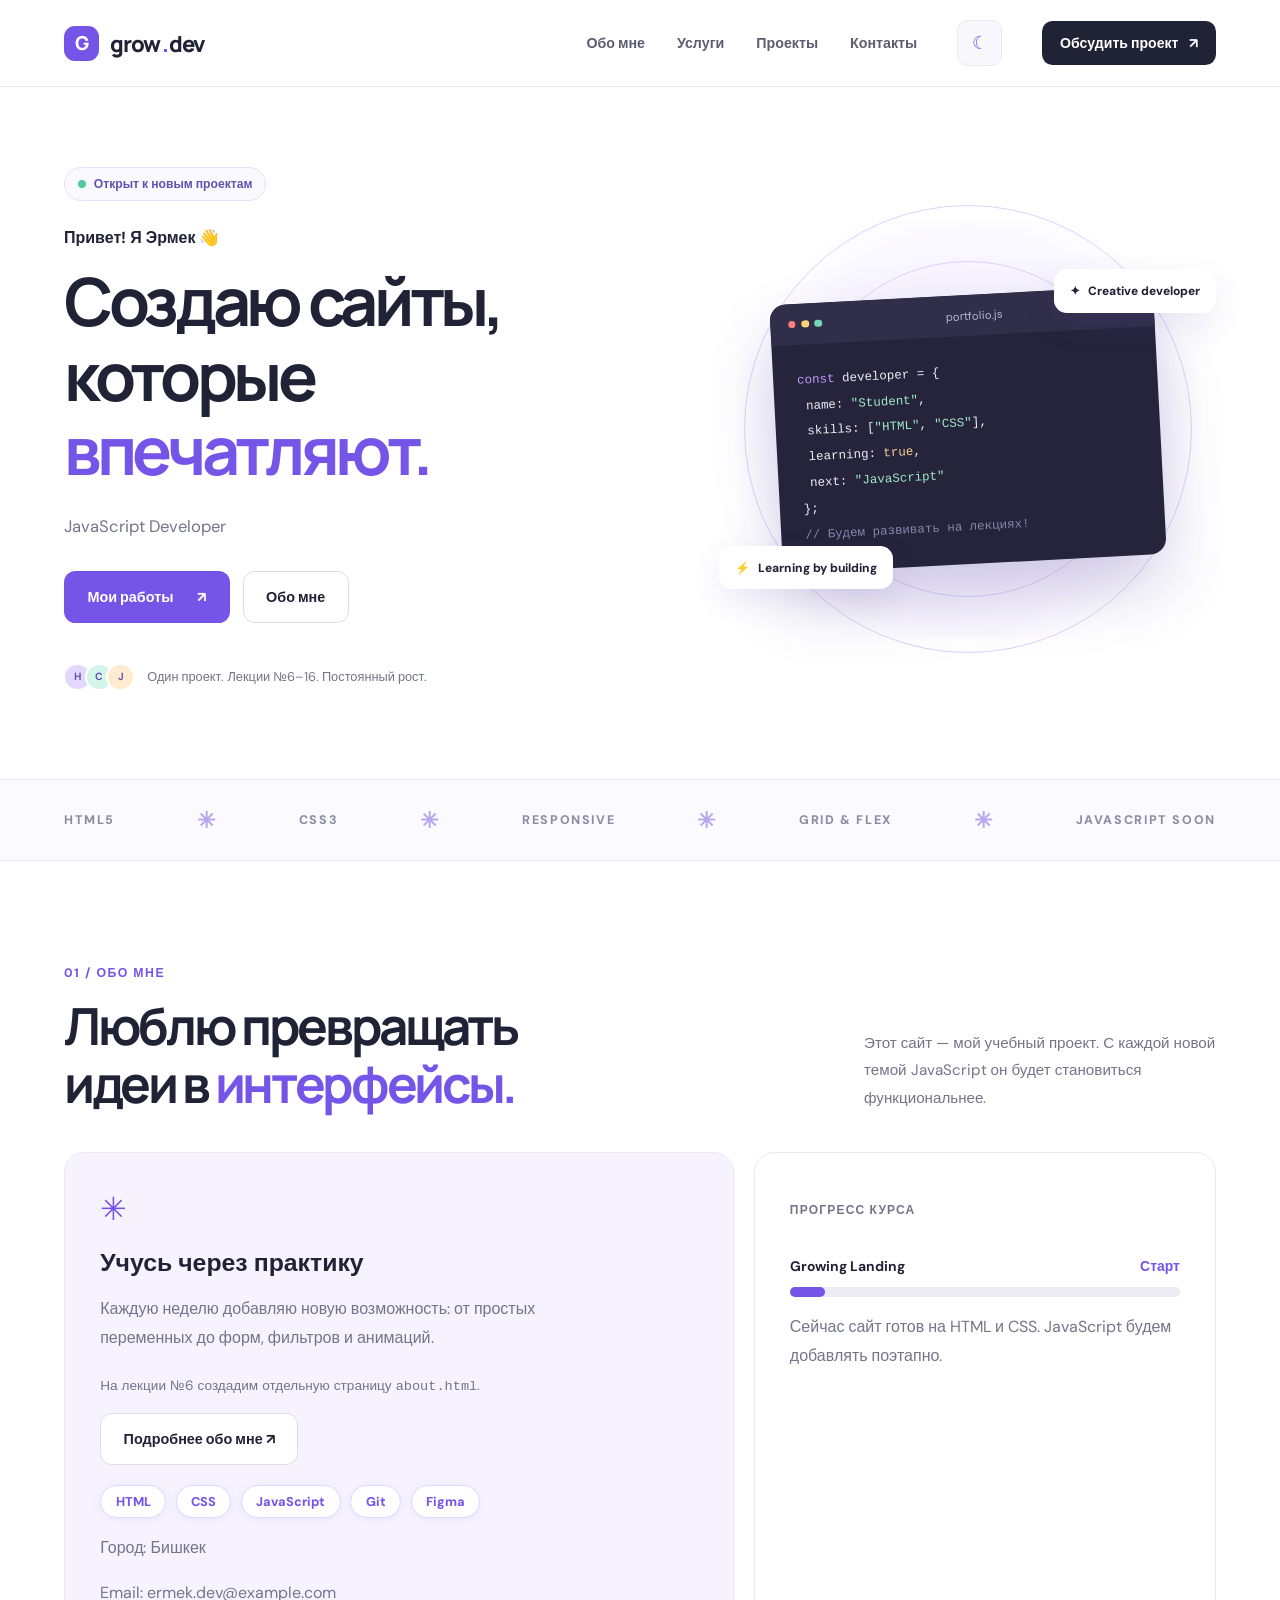
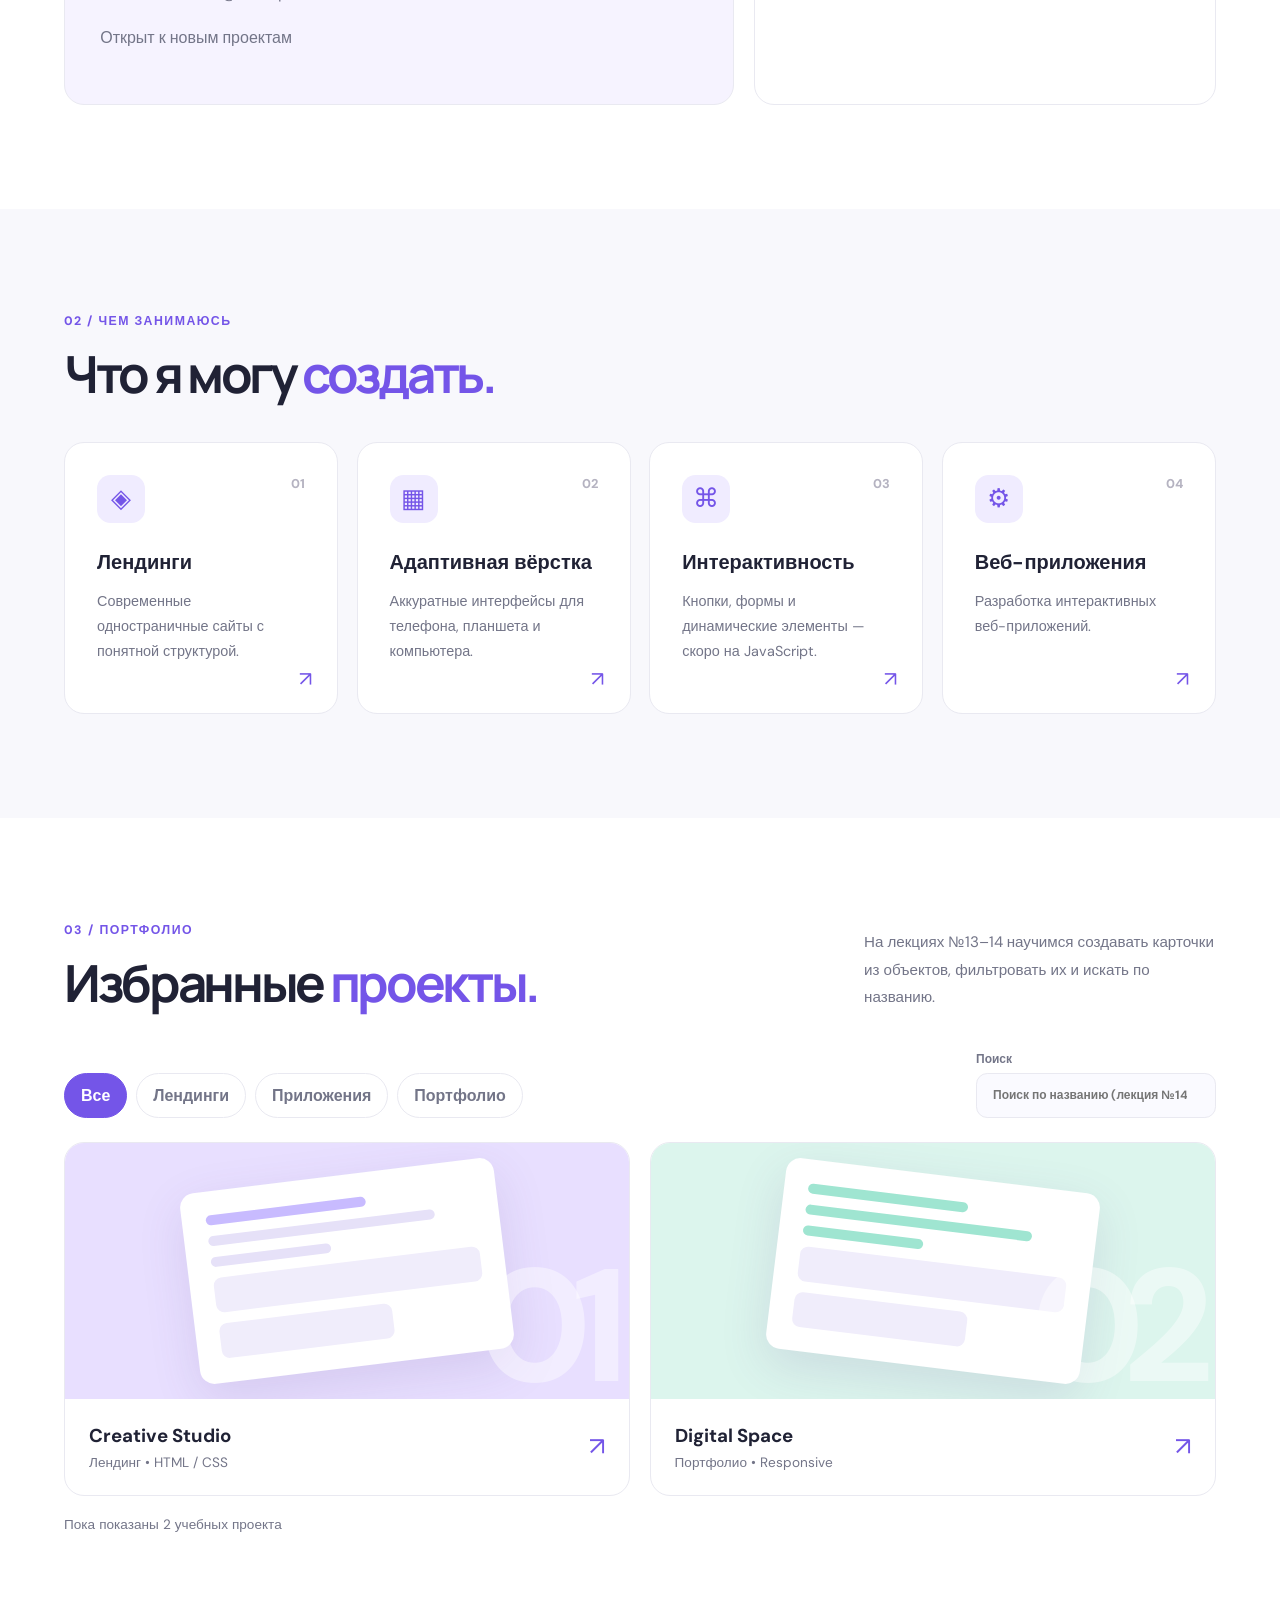
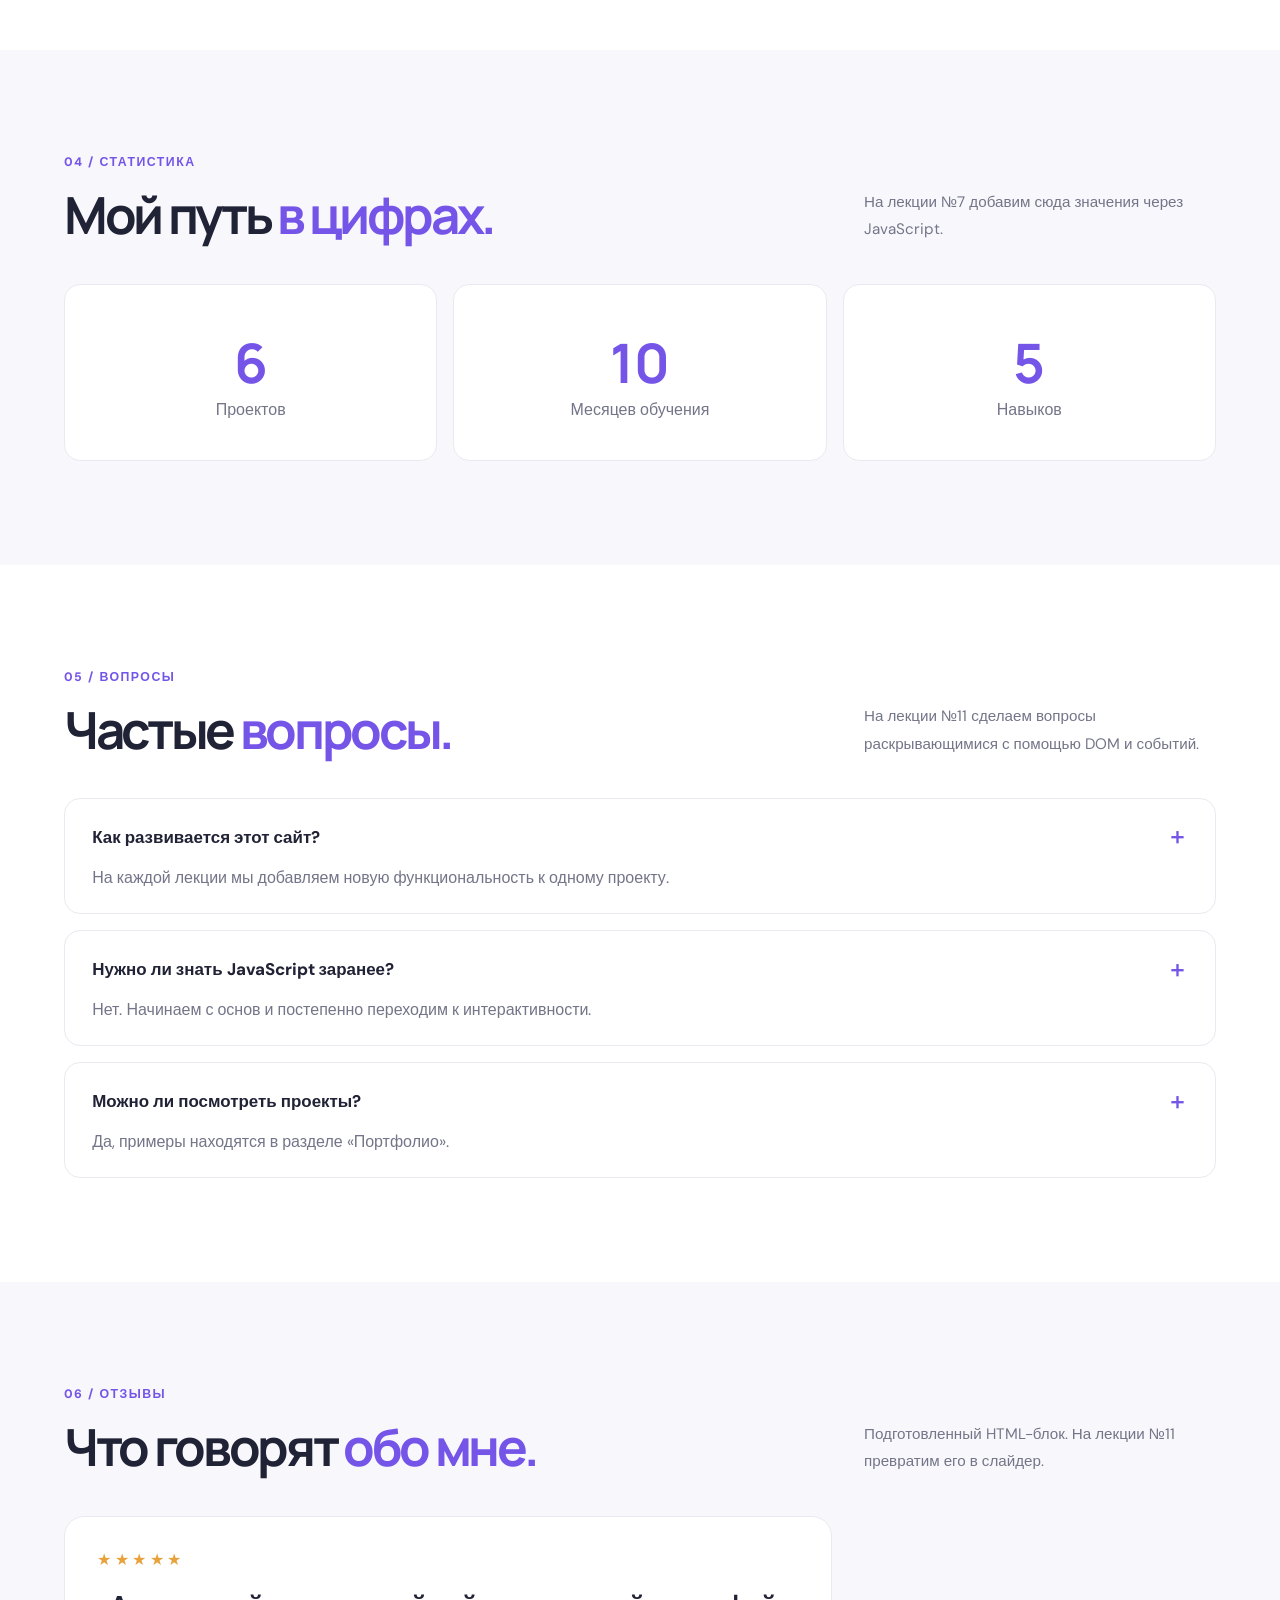
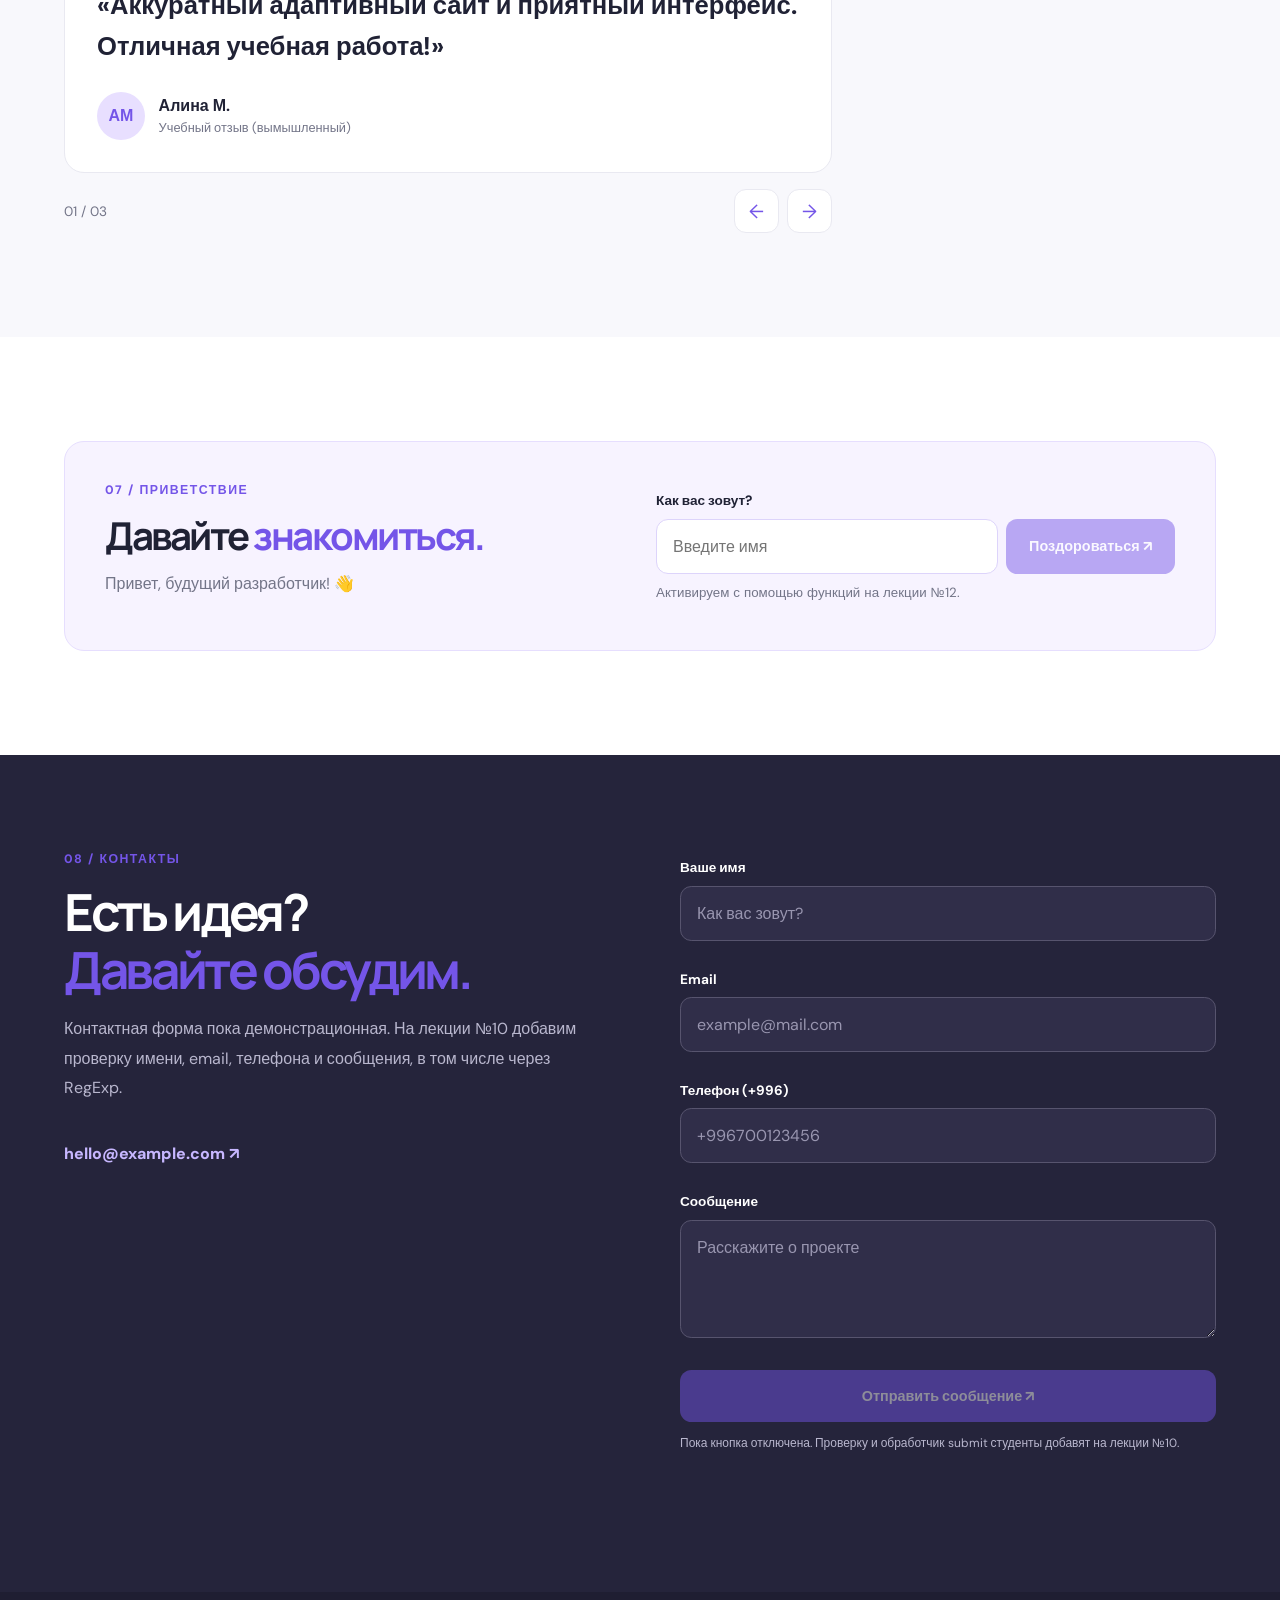
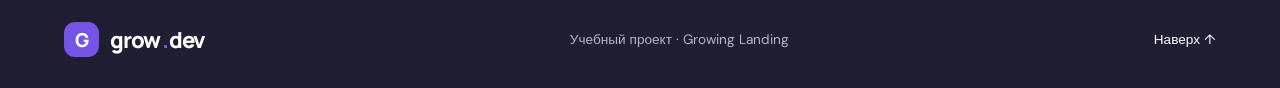
<file: index.html>
<!DOCTYPE html>
<html lang="ru">
<head>
    <meta charset="UTF-8">
    <meta name="viewport" content="width=device-width, initial-scale=1.0">
    <meta name="description" content="Учебный проект Growing Landing — портфолио веб-разработчика">
    <title>Growing Landing — портфолио</title>
    <link rel="stylesheet" href="css/styles.css">
    <script src="js/script.js" defer></script>
</head>
<body>
<header class="header" id="top">
    <div class="container header-inner">
        <a class="brand" href="#top"><span class="brand-mark">G</span> grow<span class="brand-dot">.</span>dev</a>
        <input class="nav-toggle" type="checkbox" id="nav-toggle">
        <label class="burger" for="nav-toggle"
               aria-label="Открыть или закрыть меню"><span></span><span></span><span></span></label>
        <nav class="nav" aria-label="Основная навигация">
            <a href="#about">Обо мне</a><a href="#services">Услуги</a><a href="#projects">Проекты</a><a href="#contact">Контакты</a>
        </nav>
        <button class="theme-toggle" type="button" id="theme-toggle" disabled title="Реализуем на лекции №9"
                aria-label="Переключить тему">☾
        </button>
        <a class="header-cta" href="#contact">Обсудить проект <span>↗</span></a>
    </div>
</header>

<main>
    <section class="hero container" aria-labelledby="hero-title">
        <div class="hero-copy">
            <div class="eyebrow"><span class="online-dot"></span> Открыт к новым проектам</div>
            <p class="hero-kicker" id="developer-name">Привет! Я начинающий веб-разработчик 👋</p>
            <h1 id="hero-title">Создаю сайты,<br>которые <span class="accent">впечатляют.</span></h1>
            <p class="hero-description" id="developer-position"></p>
            <div class="hero-actions"><a class="button button-primary" href="#projects">Мои работы <span>↗</span></a><a
                    class="button button-outline" href="#about">Обо мне</a></div>
            <div class="hero-footnote"><span class="avatar-stack"><b>H</b><b>C</b><b>J</b></span> Один проект. Лекции
                №6–16. Постоянный рост.
            </div>
        </div>
        <div class="hero-visual">
            <div class="visual-orbit orbit-one"></div>
            <div class="visual-orbit orbit-two"></div>
            <div class="code-card">
                <div class="code-header"><span
                        class="traffic"><i></i><i></i><i></i></span><span>portfolio.js</span><span>✦</span></div>
                <div class="code-lines"><p><span class="violet">const</span> developer = {</p>
                    <p> &nbsp;name: <span class="green">"Student"</span>,</p>
                    <p> &nbsp;skills: [<span class="green">"HTML"</span>, <span class="green">"CSS"</span>],</p>
                    <p> &nbsp;learning: <span class="orange">true</span>,</p>
                    <p> &nbsp;next: <span class="green">"JavaScript"</span></p>
                    <p>};</p>
                    <p class="code-comment">// Будем развивать на лекциях!</p></div>
            </div>
            <div class="floating-chip chip-top">✦ <span>Creative developer</span></div>
            <div class="floating-chip chip-bottom">⚡ <span>Learning by building</span></div>
        </div>
    </section>

    <section class="ticker" aria-label="Технологии">
        <div class="container ticker-inner"><span>HTML5</span><span class="ticker-star">✳</span><span>CSS3</span><span
                class="ticker-star">✳</span><span>RESPONSIVE</span><span
                class="ticker-star">✳</span><span>GRID & FLEX</span><span class="ticker-star">✳</span><span>JAVASCRIPT SOON</span>
        </div>
    </section>

    <section class="section container about" id="about">
        <div class="section-heading">
            <div><p class="section-label">01 / Обо мне</p>
                <h2>Люблю превращать<br>идеи в <em>интерфейсы.</em></h2></div>
            <p class="section-intro">Этот сайт — мой учебный проект. С каждой новой темой JavaScript он будет
                становиться функциональнее.</p></div>
        <div class="about-grid">
            <div class="about-panel">
                <div class="panel-icon">✳</div>
                <h3>Учусь через практику</h3>
                <p>Каждую неделю добавляю новую возможность: от простых переменных до форм, фильтров и анимаций.</p>
                <p class="about-next">На лекции №6 создадим отдельную страницу <code>about.html</code>.</p>
                <a class="button button-outline" href="about.html">Подробнее обо мне ↗</a>

                <div class="skills-list" id="skills-list"></div>

                <p id="developer-city"></p>
                <p id="developer-email"></p>
                <p id="developer-availability"></p>
                </div>
            <aside class="learning-panel"><p class="learning-caption">ПРОГРЕСС КУРСА</p>
                <div class="progress-label"><strong>Growing Landing</strong><span>Старт</span></div>
                <div class="progress-track"><span></span></div>
                <p>Сейчас сайт готов на HTML и CSS. JavaScript будем добавлять поэтапно.</p></aside>
        </div>
    </section>

    <section class="section section-soft" id="services">
        <div class="container">
            <div class="section-heading">
                <div><p class="section-label">02 / Чем занимаюсь</p>
                    <h2>Что я могу <em>создать.</em></h2></div>
                </div>
            <div class="cards" id="services-list"></div>
        </div>
    </section>

    <section class="section container" id="projects">
        <div class="section-heading">
            <div><p class="section-label">03 / Портфолио</p>
                <h2>Избранные <em>проекты.</em></h2></div>
            <p class="section-intro">На лекциях №13–14 научимся создавать карточки из объектов, фильтровать их и искать
                по названию.</p></div>
        <!-- Лекции №13–14: студенты активируют фильтры и поиск, затем генерируют карточки из массива объектов. -->
        <div class="portfolio-controls" aria-label="Будущие инструменты портфолио">
            <div class="portfolio-filters" id="project-filters">
                <button type="button" class="filter-button is-selected" data-category="all" disabled>Все</button>
                <button type="button" class="filter-button" data-category="landing" disabled>Лендинги</button>
                <button type="button" class="filter-button" data-category="app" disabled>Приложения</button>
                <button type="button" class="filter-button" data-category="portfolio" disabled>Портфолио</button>
            </div>
            <label class="search-field" for="project-search"><span>Поиск</span><input id="project-search" type="search"
                                                                                      placeholder="Поиск по названию (лекция №14)"
                                                                                      disabled></label>
        </div>
        <div class="projects-grid" id="projects-list">
            <article class="project-card project-lilac">
                <div class="project-art"><span class="art-window"><i></i><i></i><i></i><b></b><b></b></span><span
                        class="art-big">01</span></div>
                <div class="project-meta">
                    <div><h3>Creative Studio</h3>
                        <p>Лендинг • HTML / CSS</p></div>
                    <span>↗</span></div>
            </article>
            <article class="project-card project-mint">
                <div class="project-art"><span class="art-window"><i></i><i></i><i></i><b></b><b></b></span><span
                        class="art-big">02</span></div>
                <div class="project-meta">
                    <div><h3>Digital Space</h3>
                        <p>Портфолио • Responsive</p></div>
                    <span>↗</span></div>
            </article>
        </div>
        <p class="projects-count" id="projects-count">Пока показаны 2 учебных проекта</p></section>

    <section class="section section-soft" id="statistics">
        <div class="container">
            <div class="section-heading">
                <div><p class="section-label">04 / Статистика</p>
                    <h2>Мой путь <em>в цифрах.</em></h2></div>
                <p class="section-intro">На лекции №7 добавим сюда значения через JavaScript.</p></div>
            <div class="stats-grid">
                <div class="stat-card"><strong id="stat-projects">—</strong><span>Проектов</span></div>
                <div class="stat-card"><strong id="stat-experience">—</strong><span>Месяцев обучения</span></div>
                <div class="stat-card"><strong id="skills-count">—</strong><span>Навыков</span></div>
            </div>
        </div>
    </section>

    <section class="section container" id="faq">
        <div class="section-heading">
            <div><p class="section-label">05 / Вопросы</p>
                <h2>Частые <em>вопросы.</em></h2></div>
            <p class="section-intro">На лекции №11 сделаем вопросы раскрывающимися с помощью DOM и событий.</p></div>
        <div class="faq-list">
            <div class="faq-item">
                <h3>
                    <button class="faq-question" type="button" aria-expanded="true" disabled>Как развивается этот сайт?
                        <span>＋</span></button>
                </h3>
                <div class="faq-answer"><p>На каждой лекции мы добавляем новую функциональность к одному проекту.</p>
                </div>
            </div>
            <div class="faq-item">
                <h3>
                    <button class="faq-question" type="button" aria-expanded="true" disabled>Нужно ли знать JavaScript
                        заранее? <span>＋</span></button>
                </h3>
                <div class="faq-answer"><p>Нет. Начинаем с основ и постепенно переходим к интерактивности.</p></div>

            </div>
            <div class="faq-item">
                <h3>
                    <button class="faq-question" type="button" aria-expanded="true" disabled>Можно ли посмотреть
                        проекты? <span>＋</span></button>
                </h3>
                <div class="faq-answer"><p>Да, примеры находятся в разделе «Портфолио».</p></div>
            </div>
        </div>
    </section>


    <!-- Лекция №11: статичная разметка отзывов; JS-переключение студенты пишут сами. -->
    <section class="section section-soft" id="reviews">
        <div class="container">
            <div class="section-heading">
                <div><p class="section-label">06 / Отзывы</p>
                    <h2>Что говорят <em>обо мне.</em></h2></div>
                <p class="section-intro">Подготовленный HTML-блок. На лекции №11 превратим его в слайдер.</p></div>
            <div class="review-card" id="review-card">
                <div class="review-stars" aria-label="Пять звёзд">★★★★★</div>
                <blockquote id="review-text">«Аккуратный адаптивный сайт и приятный интерфейс. Отличная учебная
                    работа!»
                </blockquote>
                <div class="review-person"><span class="review-avatar" aria-hidden="true">АМ</span>
                    <div><strong id="review-author">Алина М.</strong><span
                            id="review-role">Учебный отзыв (вымышленный)</span></div>
                </div>
            </div>
            <div class="review-controls"><span id="review-counter">01 / 03</span>
                <div>
                    <button type="button" id="prev-review" aria-label="Предыдущий отзыв" disabled>←</button>
                    <button type="button" id="next-review" aria-label="Следующий отзыв" disabled>→</button>
                </div>
            </div>
        </div>
    </section>

    <!-- Лекция №12: функции, параметры и return. Кнопка станет активной после JS-лабораторной. -->
    <section class="section container greeting-section" id="greeting-section">
        <div class="greeting-card">
            <div><p class="section-label">07 / Приветствие</p>
                <h2>Давайте <em>знакомиться.</em></h2>
                <p id="greeting-message" aria-live="polite">Привет, будущий разработчик! 👋</p></div>
            <div class="greeting-input"><label for="visitor-name">Как вас зовут?</label>
                <div><input id="visitor-name" type="text" placeholder="Введите имя" disabled>
                    <button type="button" id="greet-button" class="button button-primary" disabled>Поздороваться ↗
                    </button>
                </div>
                <small>Активируем с помощью функций на лекции №12.</small></div>
        </div>
    </section>

    <section class="section contact-section" id="contact">
        <div class="container contact-grid">
            <div><p class="section-label">08 / Контакты</p>
                <h2>Есть идея?<br><em>Давайте обсудим.</em></h2>
                <p>Контактная форма пока демонстрационная. На лекции №10 добавим проверку имени, email, телефона и
                    сообщения, в том числе через RegExp.</p><a href="mailto:hello@example.com" class="contact-email">hello@example.com
                    ↗</a></div>
            <form class="contact-form" id="contact-form"><label for="contact-name">Ваше имя</label><input
                    id="contact-name" name="name" type="text" placeholder="Как вас зовут?"><small class="field-error"
                                                                                                  id="name-error"
                                                                                                  aria-live="polite"></small><label
                    for="contact-email">Email</label><input id="contact-email" name="email" type="email"
                                                            placeholder="example@mail.com"><small class="field-error"
                                                                                                  id="email-error"
                                                                                                  aria-live="polite"></small><label
                    for="contact-phone">Телефон (+996)</label><input id="contact-phone" name="phone" type="tel"
                                                                     placeholder="+996700123456"
                                                                     autocomplete="tel"><small class="field-error"
                                                                                               id="phone-error"
                                                                                               aria-live="polite"></small><label
                    for="contact-message">Сообщение</label><textarea id="contact-message" name="message" rows="4"
                                                                     placeholder="Расскажите о проекте"></textarea><small
                    class="field-error" id="message-error" aria-live="polite"></small>
                <button class="button button-primary" type="submit" disabled title="Активируем на лекции №10">Отправить
                    сообщение ↗
                </button>
                <p class="form-note">Пока кнопка отключена. Проверку и обработчик submit студенты добавят на лекции
                    №10.</p>
                <p id="form-feedback" aria-live="polite"></p></form>
        </div>
    </section>
</main>
<footer class="footer">
    <div class="container footer-inner"><a class="brand" href="#top"><span class="brand-mark">G</span> grow<span
            class="brand-dot">.</span>dev</a><span>Учебный проект · Growing Landing</span><a href="#top">Наверх ↑</a>
    </div>
</footer>
</body>
</html>
</file>
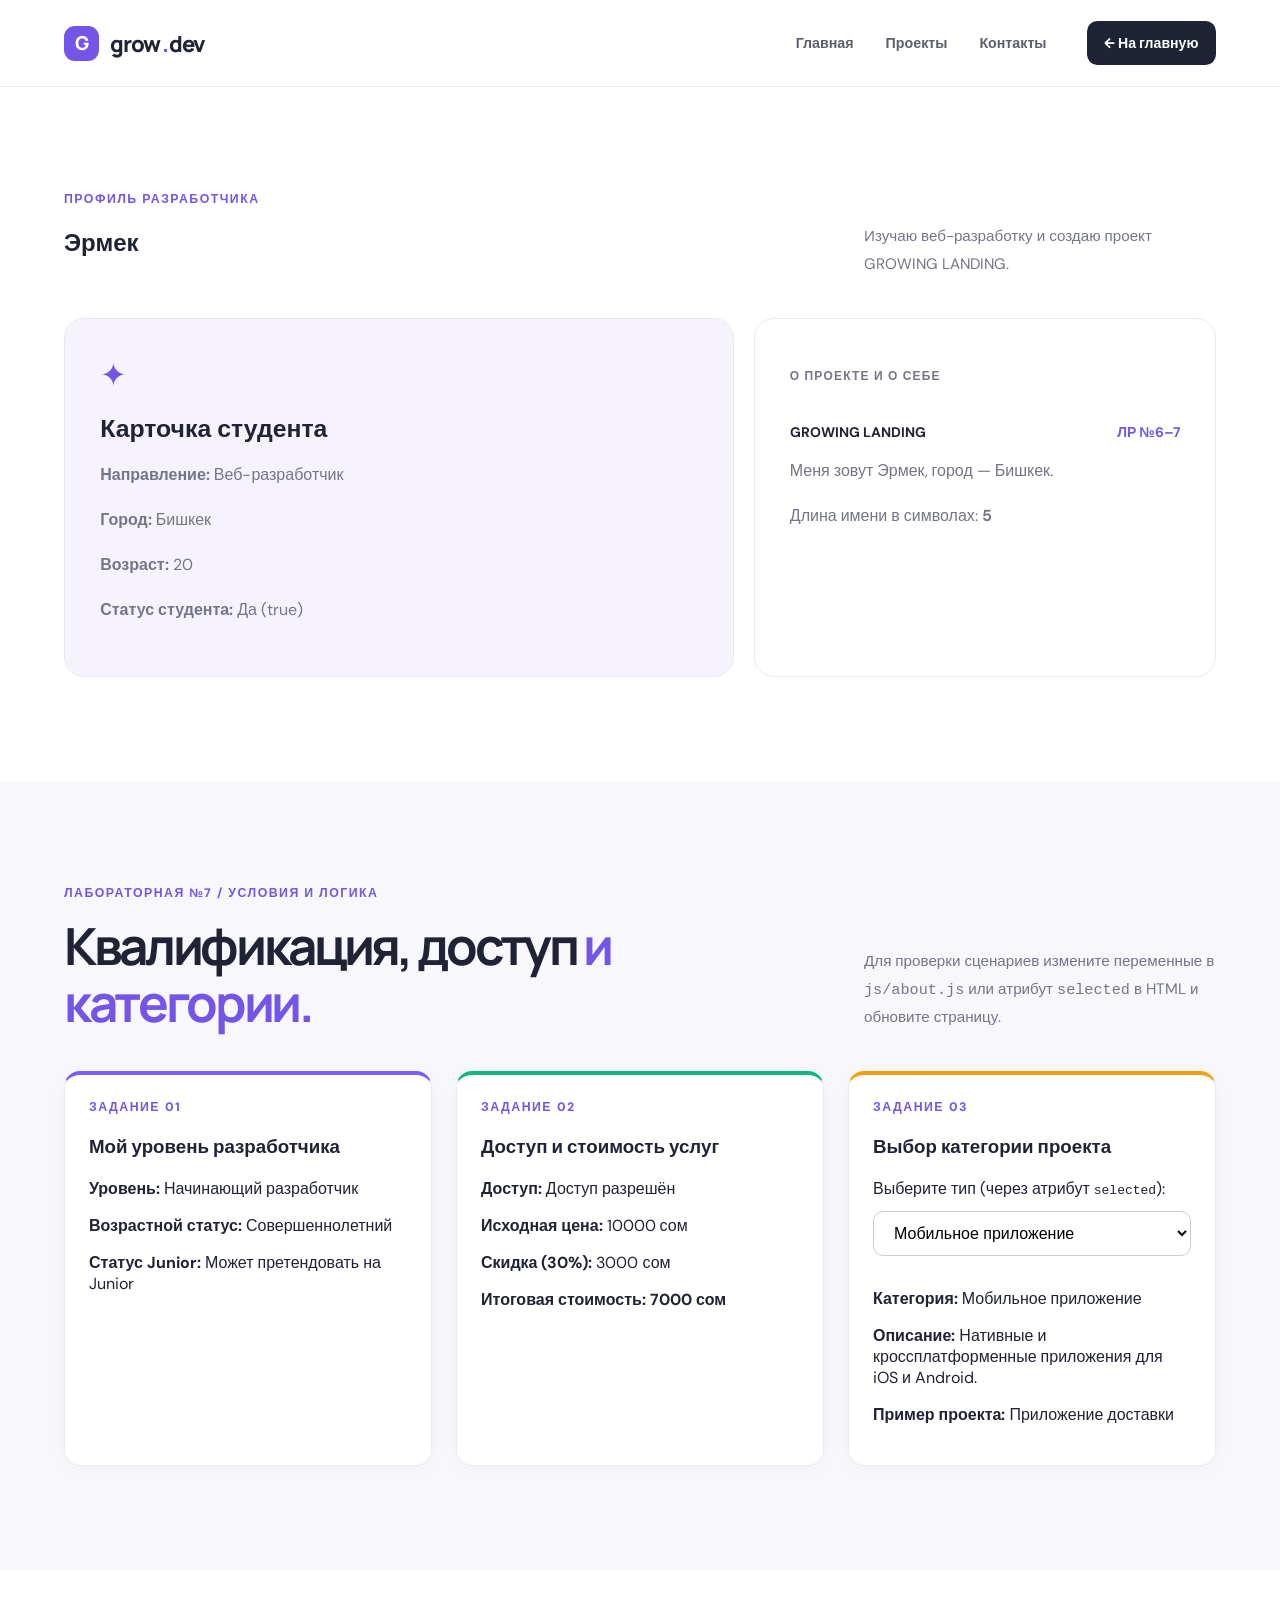
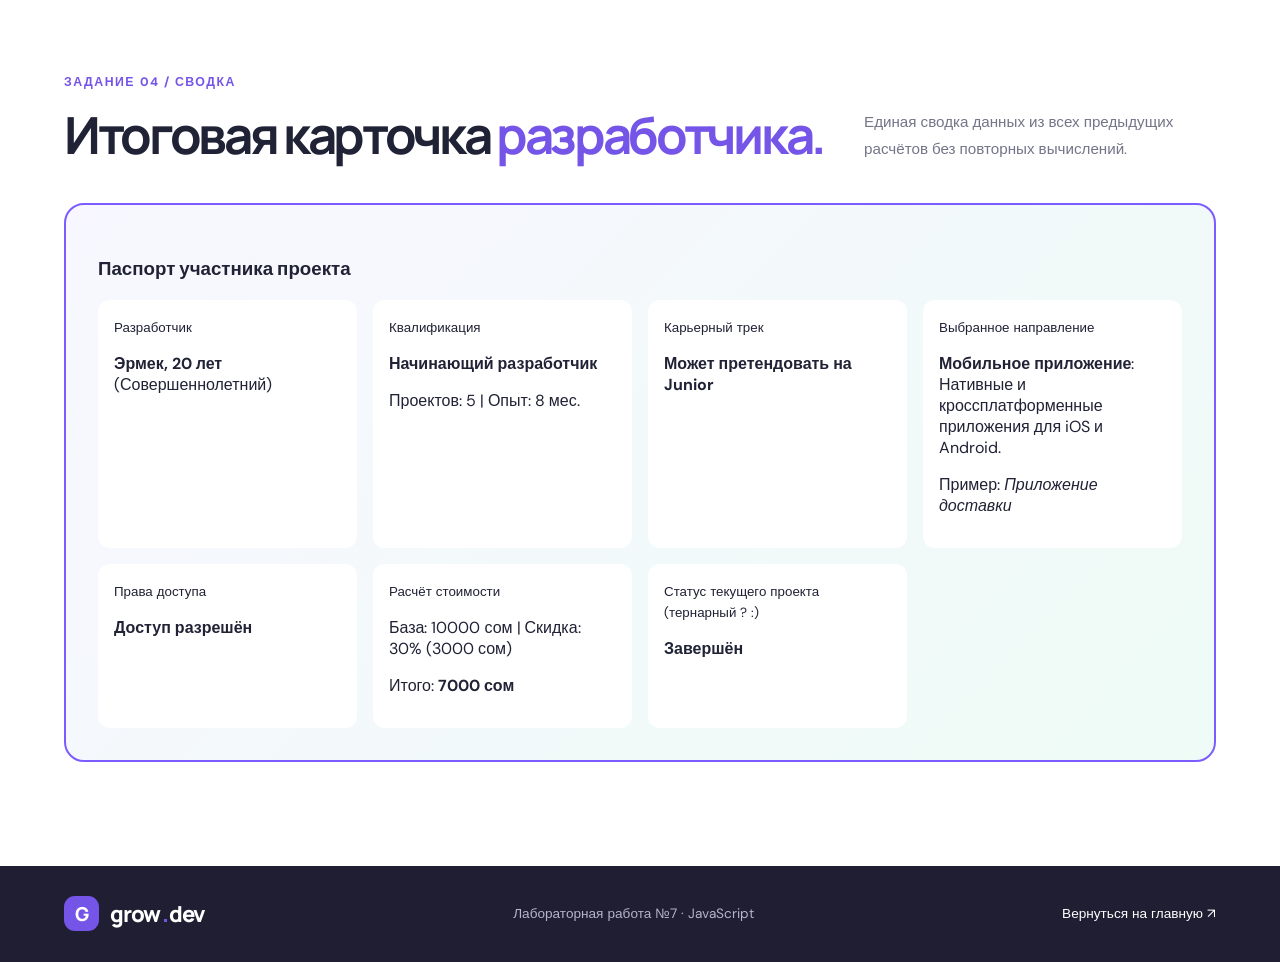
<file: about.html>
<!DOCTYPE html>
<html lang="ru">
<head>
    <meta charset="UTF-8">
    <meta name="viewport" content="width=device-width, initial-scale=1.0">
    <title>Обо мне — Growing Landing</title>
    <link rel="stylesheet" href="css/styles.css">
    <script src="js/about.js" defer></script>
</head>
<body>
<header class="header" id="top">
    <div class="container header-inner">
        <a class="brand" href="index.html"><span class="brand-mark">G</span> grow<span class="brand-dot">.</span>dev</a>
        <nav class="nav" aria-label="Основная навигация">
            <a href="index.html">Главная</a>
            <a href="index.html#projects">Проекты</a>
            <a href="index.html#contact">Контакты</a>
        </nav>
        <a class="header-cta" href="index.html">← На главную</a>
    </div>
</header>

<main>
    <!-- БЛОКИ ИЗ ЛАБОРАТОРНОЙ РАБОТЫ №6 -->
    <section class="section container about">
        <div class="section-heading">
            <div>
                <p class="section-label">Профиль разработчика</p>
                <h1 id="profile-name">Загрузка...</h1>
            </div>
            <p class="section-intro" id="profile-bio-template"></p>
        </div>

        <div class="about-grid">
            <div class="about-panel">
                <div class="panel-icon">✦</div>
                <h3 id="profile-role-title">Моя профессия</h3>
                <p><strong>Направление:</strong> <span id="profile-profession">—</span></p>
                <p><strong>Город:</strong> <span id="profile-city">—</span></p>
                <p><strong>Возраст:</strong> <span id="profile-age">—</span></p>
                <p><strong>Статус студента:</strong> <span id="profile-student">—</span></p>
            </div>

            <aside class="learning-panel">
                <p class="learning-caption">О ПРОЕКТЕ И О СЕБЕ</p>
                <div class="progress-label">
                    <strong id="project-upper">GROWING LANDING</strong>
                    <span>ЛР №6–7</span>
                </div>
                <p id="profile-bio-concat"></p>
                <p>Длина имени в символах: <strong id="name-length">0</strong></p>
            </aside>
        </div>
    </section>

    <!-- ЛАБОРАТОРНАЯ РАБОТА №7: ЗАДАНИЯ 1–3 -->
    <section class="section section-soft">
        <div class="container">
            <div class="section-heading">
                <div>
                    <p class="section-label">Лабораторная №7 / Условия и логика</p>
                    <h2>Квалификация, доступ <em>и категории.</em></h2>
                </div>
                <p class="section-intro">Для проверки сценариев измените переменные в <code>js/about.js</code> или атрибут <code>selected</code> в HTML и обновите страницу.</p>
            </div>

            <div class="lab7-grid">
                <!-- Задание №1: Система определения уровня разработчика -->
                <article class="result-box level-theme">
                    <p class="section-label">Задание 01</p>
                    <h3>Мой уровень разработчика</h3>
                    <p><strong>Уровень:</strong> <span id="dev-level">—</span></p>
                    <p><strong>Возрастной статус:</strong> <span id="age-status">—</span></p>
                    <p><strong>Статус Junior:</strong> <span id="junior-status">—</span></p>
                </article>

                <!-- Задание №2: Проверка доступа и система скидок -->
                <article class="result-box access-theme">
                    <p class="section-label">Задание 02</p>
                    <h3>Доступ и стоимость услуг</h3>
                    <p><strong>Доступ:</strong> <span id="access-status">—</span></p>
                    <p><strong>Исходная цена:</strong> <span id="base-price-out">—</span></p>
                    <p><strong>Скидка (<span id="discount-percent">0</span>%):</strong> <span id="discount-amount">—</span></p>
                    <p><strong>Итоговая стоимость:</strong> <strong id="final-price-out">—</strong></p>
                </article>

                <!-- Задание №3: Категории проектов через switch -->
                <article class="result-box category-theme">
                    <p class="section-label">Задание 03</p>
                    <h3>Выбор категории проекта</h3>
                    <label for="projectType">Выберите тип (через атрибут <code>selected</code>):</label>
                    <select id="projectType" class="select-control">
                        <option value="web">Веб-сайт</option>
                        <option value="mobile" selected>Мобильное приложение</option>
                        <option value="game">Игра</option>
                        <option value="design">UX/UI дизайн</option>
                        <option value="other">Другое</option>
                    </select>
                    <p><strong>Категория:</strong> <span id="cat-title">—</span></p>
                    <p><strong>Описание:</strong> <span id="cat-desc">—</span></p>
                    <p><strong>Пример проекта:</strong> <span id="cat-example">—</span></p>
                </article>
            </div>
        </div>
    </section>

    <!-- ЛАБОРАТОРНАЯ РАБОТА №7: ЗАДАНИЕ №4 (ИТОГОВАЯ КАРТОЧКА) -->
    <section class="section container">
        <div class="section-heading">
            <div>
                <p class="section-label">Задание 04 / Сводка</p>
                <h2>Итоговая карточка <em>разработчика.</em></h2>
            </div>
            <p class="section-intro">Единая сводка данных из всех предыдущих расчётов без повторных вычислений.</p>
        </div>

        <div class="summary-card">
            <h3>Паспорт участника проекта</h3>
            <div class="summary-list">
                <div class="summary-item">
                    <small>Разработчик</small>
                    <p><strong id="sum-name-age">—</strong> (<span id="sum-adult">—</span>)</p>
                </div>
                <div class="summary-item">
                    <small>Квалификация</small>
                    <p><strong id="sum-level">—</strong></p>
                    <p>Проектов: <span id="sum-projects">0</span> | Опыт: <span id="sum-exp">0</span> мес.</p>
                </div>
                <div class="summary-item">
                    <small>Карьерный трек</small>
                    <p><strong id="sum-junior">—</strong></p>
                </div>
                <div class="summary-item">
                    <small>Выбранное направление</small>
                    <p><strong id="sum-cat-title">—</strong>: <span id="sum-cat-desc">—</span></p>
                    <p>Пример: <em id="sum-cat-example">—</em></p>
                </div>
                <div class="summary-item">
                    <small>Права доступа</small>
                    <p><strong id="sum-access">—</strong></p>
                </div>
                <div class="summary-item">
                    <small>Расчёт стоимости</small>
                    <p>База: <span id="sum-base-price">—</span> | Скидка: <span id="sum-discount">—</span></p>
                    <p>Итого: <strong id="sum-final-price">—</strong></p>
                </div>
                <div class="summary-item">
                    <small>Статус текущего проекта (тернарный ? :)</small>
                    <p><strong id="sum-project-status">—</strong></p>
                </div>
            </div>
        </div>
    </section>
</main>

<footer class="footer">
    <div class="container footer-inner">
        <a class="brand" href="index.html"><span class="brand-mark">G</span> grow<span class="brand-dot">.</span>dev</a>
        <span>Лабораторная работа №7 · JavaScript</span>
        <a href="index.html">Вернуться на главную ↗</a>
    </div>
</footer>
</body>
</html>
</file>
<file: css/styles.css>
@import url('https://fonts.googleapis.com/css2?family=DM+Sans:wght@400;500;600;700;800&family=Manrope:wght@400;500;600;700;800&display=swap');

:root {
    --ink: #202235;
    --muted: #737588;
    --accent: #7455e8;
    --accent-dark: #5b3ad7;
    --lavender: #f2efff;
    --soft: #f8f8fc;
    --border: #e9e9f1;
    --white: #fff;
    --radius: 1.25rem
}

* {
    box-sizing: border-box
}

html {
    scroll-behavior: smooth
}

body {
    margin: 0;
    color: var(--ink);
    font-family: 'DM Sans', Arial, sans-serif;
    background: #fff
}

a {
    color: inherit;
    text-decoration: none
}

button, input, textarea {
    font: inherit
}

button {
    cursor: pointer
}

.container {
    width: min(100% - 3rem, 72rem);
    margin-inline: auto
}

.header {
    background: #fff;
    border-bottom: 1px solid var(--border);
    position: sticky;
    top: 0;
    z-index: 10
}

.header-inner {
    min-height: 5.4rem;
    display: flex;
    align-items: center;
    gap: 2.5rem
}

.brand {
    display: inline-flex;
    align-items: center;
    gap: .1rem;
    font-family: Manrope, sans-serif;
    font-size: 1.38rem;
    font-weight: 800;
    white-space: nowrap;
    letter-spacing: -.06em
}

.brand-mark {
    display: grid;
    place-items: center;
    width: 2.2rem;
    height: 2.2rem;
    margin-right: .6rem;
    border-radius: .68rem;
    background: var(--accent);
    color: white;
    font-size: 1.2rem
}

.brand-dot {
    color: var(--accent)
}

.nav {
    display: flex;
    gap: 2rem;
    margin-left: auto
}

.nav a {
    font-size: .89rem;
    font-weight: 700;
    color: #5c5e70
}

.nav a:hover {
    color: var(--accent)
}

.header-cta {
    font-size: .88rem;
    font-weight: 800;
    background: var(--ink);
    color: #fff;
    padding: .83rem 1.1rem;
    border-radius: .65rem;
    white-space: nowrap
}

.header-cta span {
    margin-left: .5rem
}

.nav-toggle {
    position: absolute;
    opacity: 0;
    width: 0;
    height: 0
}

.burger {
    display: none
}

.hero {
    display: grid;
    grid-template-columns:1.1fr .9fr;
    align-items: center;
    min-height: 39rem;
    padding-block: 5rem 5.5rem;
    gap: 3rem
}

.eyebrow {
    display: inline-flex;
    align-items: center;
    gap: .5rem;
    border: 1px solid #e4e0f7;
    border-radius: 10rem;
    padding: .48rem .8rem;
    background: #faf9ff;
    color: #6251ae;
    font-size: .76rem;
    font-weight: 700
}

.online-dot {
    width: .5rem;
    height: .5rem;
    border-radius: 50%;
    background: #51cba2
}

.hero-kicker {
    font-size: 1rem;
    font-weight: 700;
    margin: 1.65rem 0 1rem
}

.hero h1, .section h2, .contact-section h2 {
    font-family: Manrope, sans-serif;
    letter-spacing: -.065em;
    line-height: 1.12
}

.hero h1 {
    font-size: clamp(2.9rem, 5.2vw, 4.65rem);
    margin: 0
}

.accent {
    color: var(--accent)
}

.hero-description {
    font-size: 1.04rem;
    line-height: 1.85;
    color: var(--muted);
    max-width: 32rem;
    margin: 1.45rem 0 1.8rem
}

.hero-actions {
    display: flex;
    flex-wrap: wrap;
    gap: .8rem
}

.button {
    display: inline-flex;
    align-items: center;
    justify-content: center;
    gap: 1.5rem;
    border-radius: .72rem;
    padding: 1rem 1.4rem;
    font-weight: 800;
    font-size: .9rem;
    border: 1px solid transparent
}

.button-primary {
    background: var(--accent);
    color: white
}

.button-primary:hover {
    background: var(--accent-dark)
}

.button-outline {
    background: white;
    border-color: #dedce8
}

.button:disabled {
    opacity: .48;
    cursor: not-allowed
}

.hero-footnote {
    display: flex;
    align-items: center;
    gap: .75rem;
    margin-top: 2.5rem;
    color: var(--muted);
    font-size: .8rem
}

.avatar-stack {
    display: flex;
    padding-left: .4rem
}

.avatar-stack b {
    display: grid;
    place-items: center;
    width: 1.8rem;
    height: 1.8rem;
    border: 2px solid white;
    border-radius: 50%;
    margin-left: -.45rem;
    background: #e2d8ff;
    color: #6553ae;
    font-size: .65rem
}

.avatar-stack b:nth-child(2) {
    background: #d4f5e9
}

.avatar-stack b:nth-child(3) {
    background: #ffebcf
}

.hero-visual {
    position: relative;
    min-height: 26rem;
    display: grid;
    place-items: center;
    background: radial-gradient(circle at 50% 50%, #ede7ff 0%, #f9f7ff 57%, transparent 73%)
}

.visual-orbit {
    position: absolute;
    border: 1px solid #dcd4fb;
    border-radius: 50%
}

.orbit-one {
    width: 21rem;
    height: 21rem
}

.orbit-two {
    width: 28rem;
    height: 28rem
}

.code-card {
    position: relative;
    z-index: 1;
    width: min(100%, 24rem);
    background: #25243b;
    color: #eeeefa;
    border-radius: 1rem;
    box-shadow: 0 2rem 4rem #3f2c8a38;
    transform: rotate(-3deg);
    overflow: hidden
}

.code-header {
    display: flex;
    justify-content: space-between;
    align-items: center;
    padding: .85rem 1.1rem;
    background: #302e49;
    color: #b7b4d2;
    font-size: .7rem
}

.traffic {
    display: flex;
    gap: .35rem
}

.traffic i {
    display: block;
    width: .48rem;
    height: .48rem;
    background: #ff7e7e;
    border-radius: 50%
}

.traffic i:nth-child(2) {
    background: #ffd479
}

.traffic i:nth-child(3) {
    background: #75d9b5
}

.code-lines {
    padding: 1.35rem 1.5rem;
    font-family: Consolas, monospace;
    font-size: .78rem;
    line-height: 1.75
}

.code-lines p {
    margin: .25rem 0
}

.violet {
    color: #bc9aff
}

.green {
    color: #a1e9c7
}

.orange {
    color: #ffcf9a
}

.code-comment {
    color: #8885ad
}

.floating-chip {
    position: absolute;
    z-index: 2;
    display: flex;
    align-items: center;
    gap: .5rem;
    padding: .85rem 1rem;
    border-radius: .8rem;
    background: white;
    box-shadow: 0 .75rem 2rem #5b46a21c;
    font-size: .75rem;
    font-weight: 800
}

.chip-top {
    top: 3rem;
    right: 0
}

.chip-bottom {
    bottom: 3rem;
    left: 0
}

.ticker {
    border-block: 1px solid var(--border);
    background: #fafaff
}

.ticker-inner {
    display: flex;
    justify-content: space-between;
    align-items: center;
    gap: 1rem;
    flex-wrap: wrap;
    min-height: 5rem;
    color: #8b8da2;
    font-weight: 800;
    font-size: .78rem;
    letter-spacing: .13em
}

.ticker-star {
    color: #b7a8ee;
    font-size: 1.4rem
}

.section {
    padding-block: 6.5rem
}

.section-soft {
    background: var(--soft)
}

.section-label {
    color: var(--accent);
    font-size: .77rem;
    font-weight: 800;
    text-transform: uppercase;
    letter-spacing: .12em;
    margin: 0 0 1rem
}

.section-heading {
    display: flex;
    justify-content: space-between;
    align-items: end;
    gap: 2rem;
    margin-bottom: 2.5rem
}

.section h2, .contact-section h2 {
    font-size: clamp(2.2rem, 4vw, 3.45rem);
    margin: 0
}

.section h2 em, .contact-section h2 em {
    font-style: normal;
    color: var(--accent)
}

.section-intro {
    max-width: 22rem;
    color: var(--muted);
    line-height: 1.8;
    font-size: .95rem;
    margin: 0
}

.about-grid {
    display: grid;
    grid-template-columns:1.45fr 1fr;
    gap: 1.2rem
}

.about-panel, .learning-panel {
    border: 1px solid var(--border);
    border-radius: var(--radius);
    padding: 2.2rem
}

.about-panel {
    background: #f6f3ff
}

.panel-icon {
    font-size: 2rem;
    color: var(--accent)
}

.about-panel h3 {
    font-size: 1.55rem;
    margin: 1rem 0 .6rem
}

.about-panel p, .learning-panel p {
    color: var(--muted);
    line-height: 1.8;
    max-width: 33rem
}

.pill-row {
    display: flex;
    gap: .6rem;
    flex-wrap: wrap;
    margin-top: 1.5rem
}

.pill-row span {
    border: 1px solid #ded7ff;
    background: white;
    color: #6553aa;
    padding: .5rem .85rem;
    border-radius: 2rem;
    font-size: .78rem;
    font-weight: 800
}

.learning-caption {
    font-size: .75rem;
    font-weight: 800;
    letter-spacing: .1em
}

.progress-label {
    display: flex;
    justify-content: space-between;
    font-size: .87rem;
    margin-top: 2.2rem
}

.progress-label span {
    color: var(--accent);
    font-weight: 800
}

.progress-track {
    height: .65rem;
    border-radius: 1rem;
    background: #ecebf3;
    margin-top: .75rem
}

.progress-track span {
    display: block;
    height: 100%;
    width: 9%;
    border-radius: 1rem;
    background: var(--accent)
}

.cards {
    display: grid;
    grid-template-columns:repeat(4, minmax(0, 1fr));
    gap: 1.15rem
}

.service-card {
    position: relative;
    background: white;
    border: 1px solid var(--border);
    border-radius: var(--radius);
    padding: 2rem;
    min-height: 17rem
}

.service-icon {
    display: grid;
    place-items: center;
    width: 3rem;
    height: 3rem;
    border-radius: .85rem;
    background: #f0ecff;
    color: var(--accent);
    font-size: 1.6rem
}

.card-number {
    position: absolute;
    top: 2rem;
    right: 2rem;
    color: #b5b3c1;
    font-size: .8rem;
    font-weight: 800
}

.service-card h3 {
    margin: 1.6rem 0 .6rem;
    font-size: 1.25rem
}

.service-card p {
    line-height: 1.75;
    color: var(--muted);
    font-size: .9rem
}

.card-arrow {
    position: absolute;
    bottom: 1.3rem;
    right: 1.6rem;
    color: var(--accent);
    font-size: 1.3rem
}

.projects-grid {
    display: grid;
    grid-template-columns:repeat(2, minmax(0, 1fr));
    gap: 1.2rem
}

.project-card {
    border: 1px solid var(--border);
    border-radius: var(--radius);
    overflow: hidden
}

.project-art {
    height: 16rem;
    display: grid;
    place-items: center;
    position: relative;
    overflow: hidden
}

.project-lilac .project-art {
    background: #e8dfff
}

.project-mint .project-art {
    background: #dcf5ed
}

.art-big {
    position: absolute;
    right: 1.2rem;
    bottom: -2rem;
    font-size: 10rem;
    font-weight: 800;
    color: #ffffff70;
    letter-spacing: -.1em
}

.art-window {
    display: flex;
    flex-direction: column;
    gap: .7rem;
    width: 56%;
    height: 75%;
    padding: 1.5rem;
    border-radius: .9rem;
    background: white;
    box-shadow: 0 1rem 3rem #57468b22;
    transform: rotate(-7deg)
}

.art-window i {
    display: block;
    height: .7rem;
    width: 60%;
    border-radius: 1rem;
    background: #c8bbff
}

.art-window i:nth-child(2) {
    width: 85%;
    background: #e6e1f8
}

.art-window i:nth-child(3) {
    width: 45%;
    background: #e6e1f8
}

.art-window b {
    display: block;
    height: 2.5rem;
    border-radius: .5rem;
    background: #f0edfb
}

.art-window b:last-child {
    width: 65%
}

.project-mint .art-window {
    transform: rotate(7deg)
}

.project-mint .art-window i {
    background: #9fe5d1
}

.project-meta {
    display: flex;
    align-items: center;
    justify-content: space-between;
    padding: 1.5rem
}

.project-meta h3 {
    margin: 0 0 .35rem
}

.project-meta p {
    margin: 0;
    color: var(--muted);
    font-size: .85rem
}

.project-meta > span {
    color: var(--accent);
    font-size: 1.6rem
}

.stats-grid {
    display: grid;
    grid-template-columns:repeat(3, 1fr);
    gap: 1rem
}

.stat-card {
    background: white;
    border: 1px solid var(--border);
    border-radius: 1rem;
    padding: 2.5rem;
    text-align: center
}

.stat-card strong {
    display: block;
    color: var(--accent);
    font-size: 3.4rem;
    font-family: Manrope, sans-serif
}

.stat-card span {
    color: var(--muted)
}

.faq-list {
    display: grid;
    gap: 1rem
}

.faq-item {
    border: 1px solid var(--border);
    border-radius: 1rem;
    padding: 1.4rem 1.7rem
}

.faq-item h3 {
    margin: .2rem 0 .7rem
}

.faq-item p {
    margin: 0;
    color: var(--muted);
    line-height: 1.7
}

.contact-section {
    padding-block: 6rem;
    background: #25243b;
    color: white
}

.contact-grid {
    display: grid;
    grid-template-columns:1fr 1fr;
    gap: 5rem
}

.contact-section p:not(.section-label) {
    color: #b9b7ce;
    line-height: 1.85
}

.contact-email {
    display: inline-block;
    color: #c7b7ff;
    font-weight: 800;
    margin-top: 1.5rem
}

.contact-form {
    display: flex;
    flex-direction: column;
    gap: .6rem
}

.contact-form label {
    font-size: .85rem;
    font-weight: 700;
    margin-top: .5rem
}

.contact-form input, .contact-form textarea {
    border: 1px solid #57546e;
    border-radius: .7rem;
    padding: 1rem;
    background: #302e49;
    color: white;
    outline: none
}

.contact-form input::placeholder, .contact-form textarea::placeholder {
    color: #9996b0
}

.contact-form .button {
    margin-top: .7rem
}

.contact-form .form-note {
    font-size: .75rem;
    margin: 0
}

.footer {
    background: #1f1e32;
    color: white
}

.footer-inner {
    min-height: 6rem;
    display: flex;
    align-items: center;
    justify-content: space-between;
    gap: 1rem
}

.footer-inner > span {
    color: #b6b4ca;
    font-size: .85rem
}

.footer-inner > a:last-child {
    font-size: .85rem
}

@media (max-width: 60rem) {
    .header-inner {
        gap: 1rem
    }

    .nav {
        gap: 1rem
    }

    .header-cta {
        display: none
    }

    .hero {
        gap: 1rem
    }

    .chip-top {
        right: -.5rem
    }

    .chip-bottom {
        left: -.5rem
    }
}

@media (max-width: 48rem) {
    .container {
        width: min(100% - 2rem, 72rem)
    }

    .header-inner {
        min-height: 4.6rem;
        flex-wrap: wrap;
        gap: 0
    }

    .burger {
        display: flex;
        flex-direction: column;
        justify-content: center;
        gap: .3rem;
        margin-left: auto;
        width: 2.6rem;
        height: 2.6rem;
        cursor: pointer
    }

    .burger span {
        width: 1.5rem;
        height: .14rem;
        border-radius: 1rem;
        background: var(--ink)
    }

    .nav {
        display: none;
        flex-basis: 100%;
        flex-direction: column;
        gap: 0;
        margin: 0;
        padding: .5rem 0 1rem
    }

    .nav a {
        padding: .75rem .3rem
    }

    .nav-toggle:checked ~ .nav {
        display: flex
    }

    .hero {
        grid-template-columns:1fr;
        padding-block: 3.5rem
    }

    .hero-visual {
        min-height: 23rem
    }

    .code-card {
        max-width: 20rem
    }

    .floating-chip {
        font-size: .65rem
    }

    .ticker-inner {
        justify-content: center;
        gap: 1.2rem;
        padding-block: 1rem
    }

    .section {
        padding-block: 4rem
    }

    .section-heading {
        display: block
    }

    .section-intro {
        margin-top: 1.2rem
    }

    .about-grid, .contact-grid {
        grid-template-columns:1fr;
        gap: 1rem
    }

    .cards {
        grid-template-columns:1fr 1fr
    }

    .contact-grid {
        gap: 2rem
    }

    .projects-grid {
        grid-template-columns:1fr
    }

    .footer-inner {
        flex-wrap: wrap;
        padding-block: 1.5rem
    }
}

@media (max-width: 34rem) {
    .hero h1 {
        font-size: 2.8rem
    }

    .hero-visual {
        min-height: 20rem
    }

    .orbit-two {
        width: 21rem;
        height: 21rem
    }

    .orbit-one {
        width: 16rem;
        height: 16rem
    }

    .code-card {
        width: 90%
    }

    .chip-top {
        top: 1rem
    }

    .chip-bottom {
        bottom: 1rem
    }

    .cards, .stats-grid {
        grid-template-columns:1fr
    }

    .section h2, .contact-section h2 {
        font-size: 2.3rem
    }

    .about-panel, .learning-panel {
        padding: 1.5rem
    }

    .ticker-star {
        display: none
    }

    .ticker-inner {
        gap: .8rem;
        font-size: .7rem
    }

    .footer-inner > span {
        order: 3;
        width: 100%
    }
}

/* Подготовка интерфейса к лекциям №9–15. Здесь только стили, без готовой JS-логики. */
.theme-toggle {
    border: 1px solid var(--border);
    background: var(--soft);
    border-radius: .65rem;
    padding: .7rem .85rem;
    font-size: 1.1rem;
    color: var(--accent)
}

.theme-toggle:disabled, .filter-button:disabled, .faq-question:disabled, .review-controls button:disabled {
    cursor: default
}

.about-next {
    margin-top: 1.3rem !important;
    font-size: .85rem
}

.about-link-placeholder {
    display: inline-flex;
    align-items: center;
    gap: .6rem;
    color: var(--accent);
    font-weight: 800
}

.about-link-placeholder small {
    font-size: .68rem;
    color: var(--muted);
    font-weight: 500
}

.portfolio-controls {
    display: flex;
    align-items: end;
    justify-content: space-between;
    gap: 1rem;
    flex-wrap: wrap;
    margin-bottom: 1.5rem
}

.portfolio-filters {
    display: flex;
    flex-wrap: wrap;
    gap: .55rem
}

.filter-button {
    border: 1px solid var(--border);
    background: #fff;
    color: var(--muted);
    border-radius: 10rem;
    padding: .7rem 1rem;
    font-weight: 700
}

.filter-button.is-selected {
    background: var(--accent);
    color: white;
    border-color: var(--accent)
}

.search-field {
    display: flex;
    flex-direction: column;
    gap: .35rem;
    color: var(--muted);
    font-size: .75rem;
    font-weight: 700
}

.search-field input {
    width: min(100%, 19rem);
    min-width: 15rem;
    border: 1px solid var(--border);
    border-radius: .7rem;
    padding: .85rem 1rem;
    background: #fafaff
}

.projects-count {
    color: var(--muted);
    font-size: .85rem;
    margin-top: 1.25rem
}

.faq-question {
    display: flex;
    align-items: center;
    justify-content: space-between;
    gap: 1rem;
    width: 100%;
    padding: 0;
    text-align: left;
    border: 0;
    background: transparent;
    color: var(--ink);
    font-size: 1.06rem;
    font-weight: 800
}

.faq-question span {
    color: var(--accent);
    font-size: 1.4rem
}

.faq-item h3 {
    margin: 0 0 .7rem
}

.faq-answer p {
    margin: 0
}

.faq-answer {
    color: var(--muted)
}

.review-card {
    background: white;
    border: 1px solid var(--border);
    border-radius: var(--radius);
    padding: 2rem;
    max-width: 48rem
}

.review-stars {
    color: #e8a23b;
    letter-spacing: .22rem
}

.review-card blockquote {
    margin: 1rem 0 1.5rem;
    font-size: clamp(1.2rem, 2vw, 1.65rem);
    line-height: 1.6;
    font-weight: 700
}

.review-person {
    display: flex;
    align-items: center;
    gap: .85rem
}

.review-avatar {
    display: grid;
    place-items: center;
    width: 3rem;
    height: 3rem;
    border-radius: 50%;
    background: #e8dfff;
    color: var(--accent);
    font-weight: 800
}

.review-person div {
    display: grid;
    gap: .2rem
}

.review-person div span {
    font-size: .8rem;
    color: var(--muted)
}

.review-controls {
    max-width: 48rem;
    display: flex;
    align-items: center;
    justify-content: space-between;
    margin-top: 1rem;
    color: var(--muted);
    font-size: .85rem
}

.review-controls > div {
    display: flex;
    gap: .5rem
}

.review-controls button {
    width: 2.8rem;
    height: 2.8rem;
    border: 1px solid var(--border);
    background: white;
    border-radius: .75rem;
    font-size: 1.2rem;
    color: var(--accent)
}

.greeting-card {
    display: grid;
    grid-template-columns:1fr 1fr;
    gap: 2rem;
    align-items: center;
    padding: 2.5rem;
    border: 1px solid #e6defe;
    background: #f7f3ff;
    border-radius: var(--radius)
}

.greeting-card h2 {
    font-size: clamp(1.9rem, 3vw, 2.6rem)
}

.greeting-card p:not(.section-label) {
    color: var(--muted)
}

.greeting-input {
    display: grid;
    gap: .65rem
}

.greeting-input label {
    font-size: .85rem;
    font-weight: 800
}

.greeting-input > div {
    display: flex;
    gap: .5rem;
    flex-wrap: wrap
}

.greeting-input input {
    flex: 1;
    min-width: 10rem;
    padding: 1rem;
    border: 1px solid #ddd4fb;
    border-radius: .75rem;
    background: white
}

.greeting-input small {
    color: var(--muted)
}

.field-error {
    display: block;
    min-height: .15rem;
    color: #ffaaaa;
    font-size: .78rem
}

.contact-form input:focus-visible, .contact-form textarea:focus-visible, .greeting-input input:focus-visible, .search-field input:focus-visible {
    outline: 2px solid #b6a3ff;
    outline-offset: 2px
}

/* Будущие задания: .dark-theme (№9), .faq-item.active (№11), .reveal.visible (№15). Студенты создают их сами. */
@media (max-width: 48rem) {
    .portfolio-controls {
        align-items: stretch
    }

    .search-field input {
        width: 100%
    }

    .greeting-card {
        grid-template-columns:1fr
    }

    .theme-toggle {
        margin-left: .7rem
    }

    .review-card {
        padding: 1.5rem
    }
}

@media (max-width: 34rem) {
    .greeting-card {
        padding: 1.4rem
    }

    .portfolio-filters {
        gap: .35rem
    }

    .filter-button {
        font-size: .78rem;
        padding: .6rem .75rem
    }

    .review-card blockquote {
        font-size: 1.1rem
    }
}

@media (prefers-reduced-motion: reduce) {
    html {
        scroll-behavior: auto
    }
}

.lab7-grid {
    display: grid;
    grid-template-columns: repeat(auto-fit, minmax(300px, 1fr));
    gap: 1.5rem;
    margin-top: 1.5rem;
}
.result-box {
    padding: 1.5rem;
    border-radius: 16px;
    background: #ffffff;
    border: 1px solid rgba(0, 0, 0, 0.08);
    box-shadow: 0 4px 20px rgba(0, 0, 0, 0.03);
}
.result-box.level-theme { border-top: 4px solid #7c5cff; }
.result-box.access-theme { border-top: 4px solid #10b981; }
.result-box.category-theme { border-top: 4px solid #f59e0b; }
.summary-card {
    background: linear-gradient(135deg, #f8f7ff 0%, #eefbf6 100%);
    border: 2px solid #7c5cff;
    border-radius: 20px;
    padding: 2rem;
    margin-top: 1.5rem;
}
.summary-list {
    display: grid;
    grid-template-columns: repeat(auto-fit, minmax(240px, 1fr));
    gap: 1rem;
    margin-top: 1rem;
}
.summary-item {
    background: #ffffff;
    padding: 1rem;
    border-radius: 12px;
}
.select-control {
    width: 100%;
    padding: 0.75rem 1rem;
    border-radius: 10px;
    border: 1px solid #ccc;
    font-size: 1rem;
    margin: 0.75rem 0 1rem;
    background: #fff;
}

.skills-list {
    display: flex;
    flex-wrap: wrap;
    gap: 0.6rem;
    margin-top: 1.25rem;
    margin-bottom: 1rem;
}

.skill-badge {
    border: 1px solid #ded7ff;
    background: #ffffff;
    color: var(--accent);
    padding: 0.45rem 0.9rem;
    border-radius: 2rem;
    font-size: 0.8rem;
    font-weight: 800;
    box-shadow: 0 2px 8px rgba(116, 85, 232, 0.08);
}
</file>
